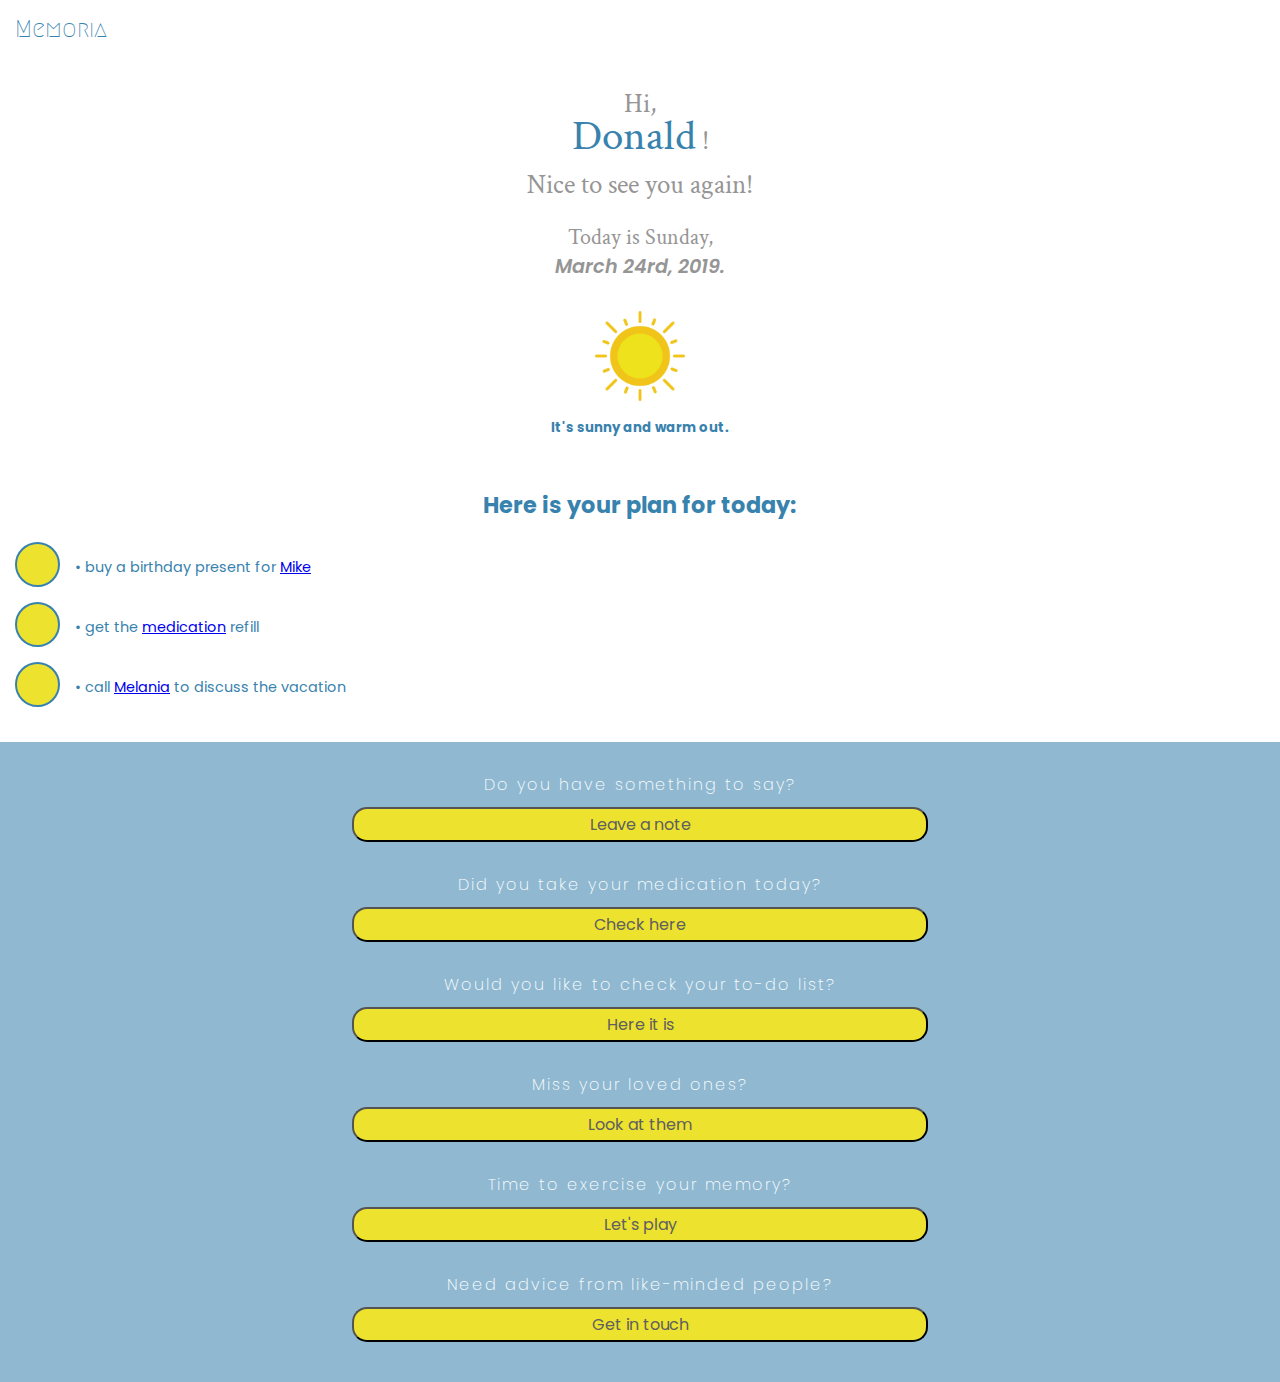
<file: src/index.html>
<!DOCTYPE html>
<html lang="en">
<head>
<link rel="stylesheet" href="../styles.css">
<link rel="stylesheet" href="https://use.fontawesome.com/releases/v5.7.2/css/all.css" integrity="sha384-fnmOCqbTlWIlj8LyTjo7mOUStjsKC4pOpQbqyi7RrhN7udi9RwhKkMHpvLbHG9Sr" crossorigin="anonymous">
<title>CSS Template</title>
<meta charset="utf-8">
<meta name="viewport" content="width=device-width, initial-scale=1">
</head>
<body>

<div class="topnav">
    <a href="javascript:void(0);" class="icon" onclick="myFunction()">
        <i class="fas fa-bars"></i>
    </a>
    <a href="index.html"><p id="logo">Memoria</p></a>
    <div id="links">
      <div class="links-wrapper">
        <div class="link-box"><a href="diary.html"><p>Diary</p><i class="fas fa-book"></i></a></div>
        <div class="link-box"><a href="health.html"><p>Health</p><i class="fas fa-file-medical"></i></a></div>
        <div class="link-box"><a href="agenda.html"><p>Agenda</p><i class="fas fa-calendar-check"></i></a></div>
        <div class="link-box"><a href="friends-family.html"><p>Friends & Family</p><i class="fas fa-user-friends"></i></a></div>
        <div class="link-box"><a href="leisure.html"><p>Games</p><i class="fas fa-dice"></i></a></div>
        <div class="link-box"><a href="community.html"><p>Community</p><i class="fas fa-comments"></i></a></div>
      </div>
    </div>
</div>

<div class="greet-text">
  <h1>Hi,</br><span> Donald</span> !</h1>
  <h2>Nice to see you again!</h2>
  <h3>Today is Sunday, </br> <span>March 24rd, 2019.</span></h3>
  <img src="../assets/images/sun.png">
  <h5> It's sunny and warm out.</h5>
  <p>Here is your plan for today:</p>
  <div class="plan-list">
      <div id="task1"><i class="fas fa-birthday-cake"></i><p>&#8226; buy a birthday present for <a href="friends-family.html">Mike</a></p></div>
      <div id="task2"><i class="fas fa-capsules"></i><p>&#8226; get the <a href="health.html">medication</a> refill</p></div>
      <div id="task3"><i class="fas fa-phone"></i><p>&#8226; call <a href="friends-family.html">Melania</a> to discuss the vacation</p></div>
  </div>
</div>

<div class="questions">
<p>Do you have something to say?</p>
<a href="diary.html"><button>Leave a note</button></a>
<p>Did you take your medication today?</p>
<a href="health.html"><button>Check here</button></a>
<p>Would you like to check your to-do list?</p>
<a href="agenda.html"><button>Here it is</button></a>
<p>Miss your loved ones?</p>
<a href="friends-family.html"><button>Look at them</button></a>
<p>Time to exercise your memory?</p>
<a href="leisure.html"><button>Let's play</button></a>
<p>Need advice from like-minded people?</p>
<a href="community.html"><button>Get in touch</button></a>
</div>

<footer>

</footer>

<script src="../script.js"></script>
</body>
</html>
</file>
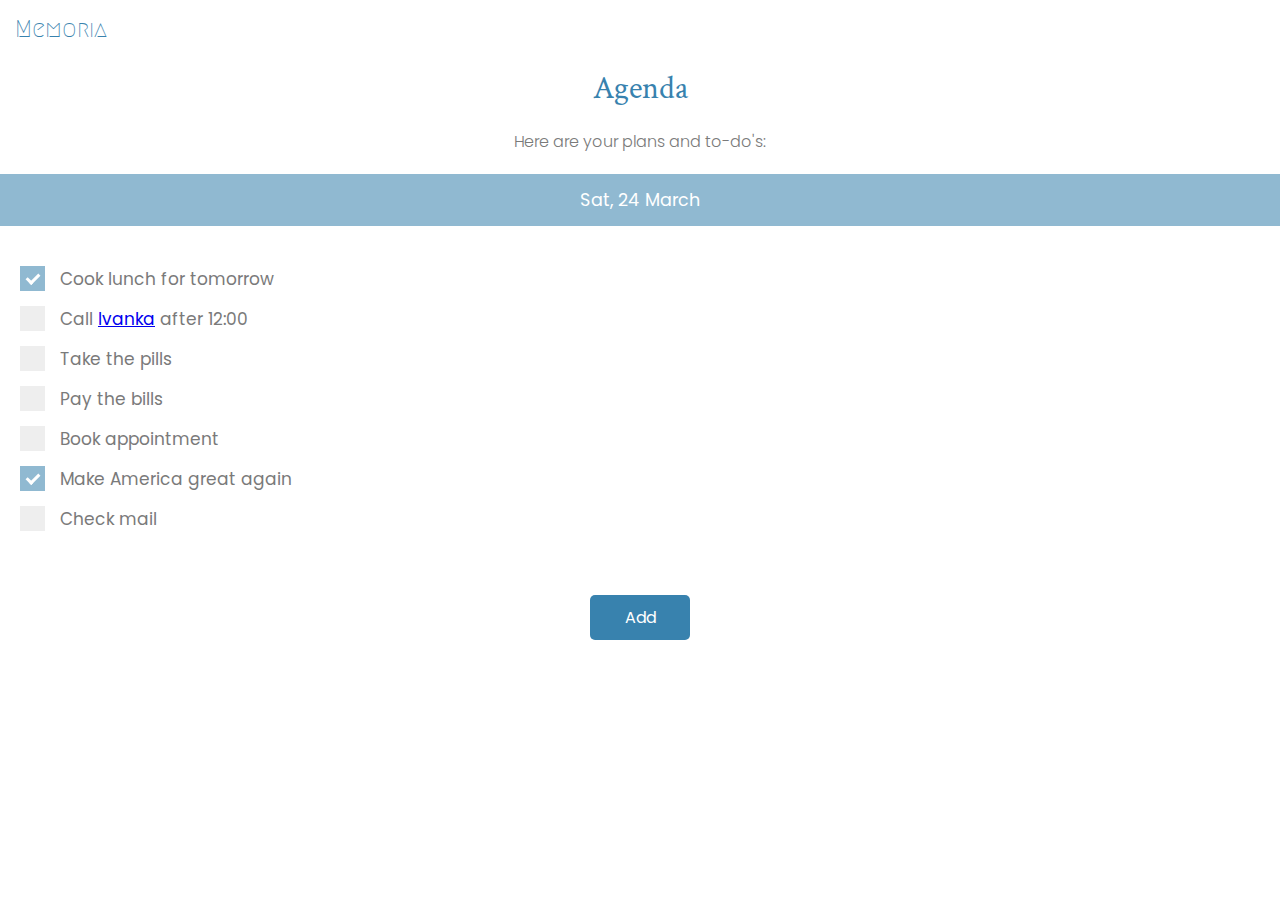
<file: src/agenda.html>
<!DOCTYPE html>
<html lang="en">
  <head>
    <link
      rel="stylesheet"
      href="https://use.fontawesome.com/releases/v5.7.2/css/all.css"
      integrity="sha384-fnmOCqbTlWIlj8LyTjo7mOUStjsKC4pOpQbqyi7RrhN7udi9RwhKkMHpvLbHG9Sr"
      crossorigin="anonymous"
    />
    <link rel="stylesheet" href="../styles.css" />

    <title>Agenda</title>
    <meta charset="utf-8" />
    <meta name="viewport" content="width=device-width, initial-scale=1" />
  </head>
  <body onload="getAppointments()">
        <div class="topnav">
                <a href="javascript:void(0);" class="icon" onclick="myFunction()">
                    <i class="fas fa-bars"></i>
                </a>
                <a href="index.html"><p id="logo">Memoria</p></a>
                <div id="links">
                        <div class="links-wrapper">
                                <div class="link-box"><a href="diary.html"><p>Diary</p><i class="fas fa-book"></i></a></div>
                                <div class="link-box"><a href="health.html"><p>Health</p><i class="fas fa-file-medical"></i></a></div>
                                <div class="link-box"><a href="agenda.html"><p>Agenda</p><i class="fas fa-calendar-check"></i></a></div>
                                <div class="link-box"><a href="friends-family.html"><p>Friends & Family</p><i class="fas fa-user-friends"></i></a></div>
                                <div class="link-box"><a href="leisure.html"><p>Games</p><i class="fas fa-dice"></i></a></div>
                                <div class="link-box"><a href="community.html"><p>Community</p><i class="fas fa-comments"></i></a></div>
                        </div>
                </div>
            </div>

    <div class="agenda-text">
      <h1>Agenda</h1>
      <h4>Here are your plans and to-do's:</h4>
    </div>

    <div class="calendar">
      <p class="alignleft">
        <i style="text-align: left" class="far fa-arrow-alt-circle-left"></i>
      </p>
      <p class="aligncenter">Sat, 24 March</p><i class="fas fa-calendar-alt"></i>
      <p class="alignright"><i class="far fa-arrow-alt-circle-right"></i></p>
    </div>

    <div class="agenda-container">
      <label class="agenda"
        >Cook lunch for tomorrow
        <input type="checkbox" checked="checked" />
        <span class="checkmark"></span>
      </label>
      <label class="agenda"
        >Call <a href="friends-family.html">Ivanka</a> after 12:00
        <input type="checkbox" />
        <span class="checkmark"></span>
      </label>
      <label class="agenda"
        >Take the pills
        <input type="checkbox" />
        <span class="checkmark"></span>
      </label>
      <label class="agenda"
        >Pay the bills
        <input type="checkbox" />
        <span class="checkmark"></span>
      </label>
      <label class="agenda"
        >Book appointment
        <input type="checkbox" />
        <span class="checkmark"></span>
      </label>
      <label class="agenda"
        >Make America great again
        <input type="checkbox" checked="checked"/>
        <span class="checkmark"></span>
      </label>
      <label class="agenda"
        >Check mail
        <input type="checkbox" />
        <span class="checkmark"></span>
      </label>
    </div>
    
    <br>
    <button class="addAgenda">Add</button>

    <script src="../script.js"></script>
  </body>
</html>
</file>
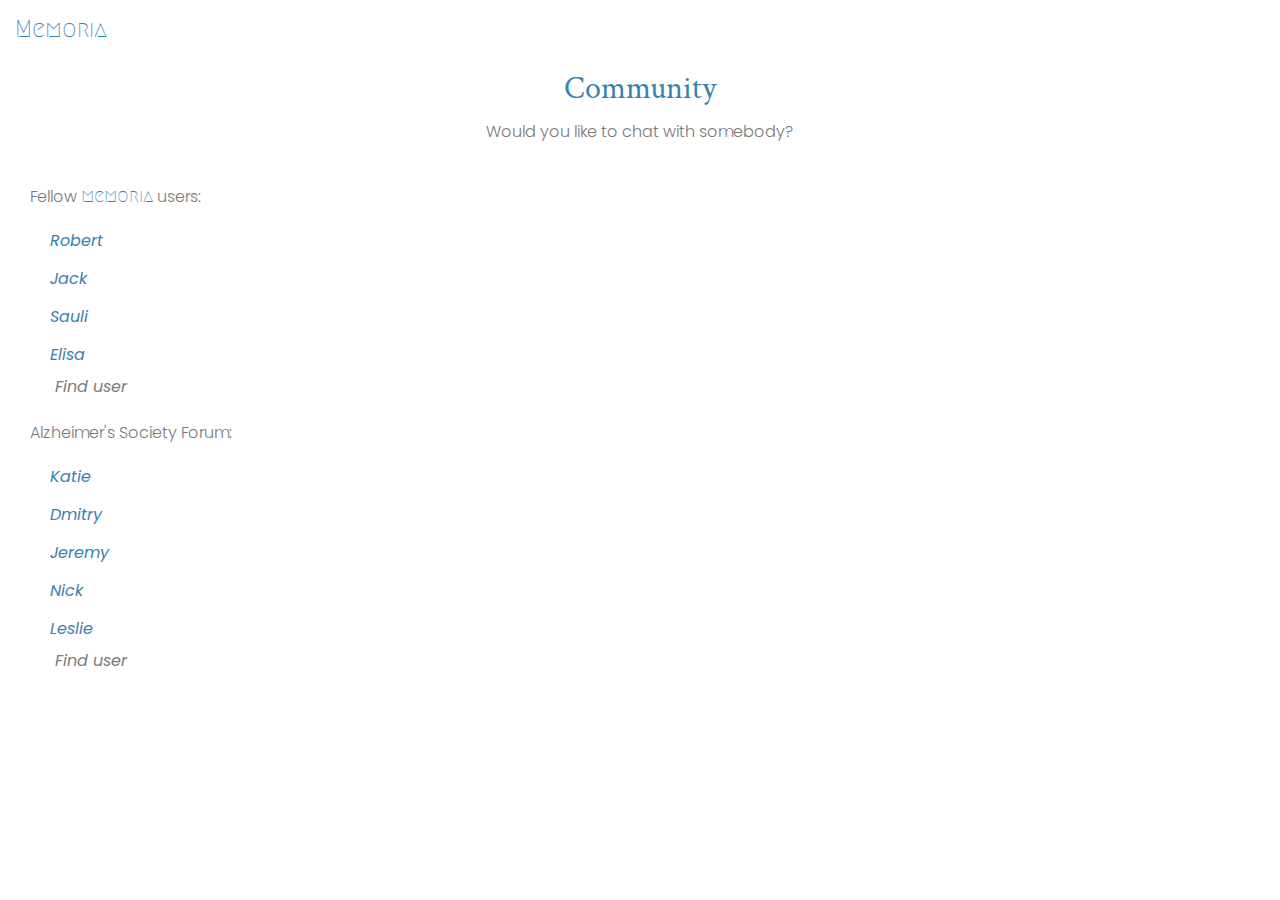
<file: src/community.html>
<!DOCTYPE html>
<html lang="en">
<head>
    <meta charset="UTF-8">
    <meta name="viewport" content="width=device-width, initial-scale=1.0">
    <meta http-equiv="X-UA-Compatible" content="ie=edge">
    <link rel="stylesheet" href="../styles.css">
    <link rel="stylesheet" href="https://use.fontawesome.com/releases/v5.7.2/css/all.css" integrity="sha384-fnmOCqbTlWIlj8LyTjo7mOUStjsKC4pOpQbqyi7RrhN7udi9RwhKkMHpvLbHG9Sr" crossorigin="anonymous">
    <title>Games</title>
</head>
<body>
        <div class="topnav">
                <a href="javascript:void(0);" class="icon" onclick="myFunction()">
                    <i class="fas fa-bars"></i>
                </a>
                <a href="index.html"><p id="logo">Memoria</p></a>
                <div id="links">
                  <div class="links-wrapper">
                    <div class="link-box"><a href="diary.html"><p>Diary</p><i class="fas fa-book"></i></a></div>
                    <div class="link-box"><a href="health.html"><p>Health</p><i class="fas fa-file-medical"></i></a></div>
                    <div class="link-box"><a href="agenda.html"><p>Agenda</p><i class="fas fa-calendar-check"></i></a></div>
                    <div class="link-box"><a href="friends-family.html"><p>Friends & Family</p><i class="fas fa-user-friends"></i></a></div>
                    <div class="link-box"><a href="leisure.html"><p>Games</p><i class="fas fa-dice"></i></a></div>
                    <div class="link-box"><a href="community.html"><p>Community</p><i class="fas fa-comments"></i></a></div>
                  </div>
                </div>
            </div>
            <div class="community-wrapper">
                    <h1>Community</h1>
                    <h4>Would you like to chat with somebody?</h4>
                    <div class="chat-wrapper">
                    <h4>Fellow <span>memoria</span> users:</h4>
                    <div class="chat-list">
                        <i class="fas fa-comment"></i><p>Robert</p></br>
                        <i class="fas fa-comment"></i><p>Jack</p></br>
                        <i class="fas fa-comment"></i><p>Sauli</p></br>
                        <i class="fas fa-comment"></i><p>Elisa</p></br>
                        <span><i class="fas fa-plus"></i><p>Find user</p></span>
                    </div>
                    <h4>Alzheimer's Society Forum:</h4>
                    <div class="chat-list">
                        <i class="fas fa-comment"></i><p>Katie</p></br>
                        <i class="fas fa-comment"></i><p>Dmitry</p></br>
                        <i class="fas fa-comment"></i><p>Jeremy</p></br>
                        <i class="fas fa-comment"></i><p>Nick</p></br>
                        <i class="fas fa-comment"></i><p>Leslie</p></br>
                        <span><i class="fas fa-plus"></i><p>Find user</p></span>
                    </div>
                </div>
            </div>
            <script src="../script.js"></script>
</body>
</html>
</file>
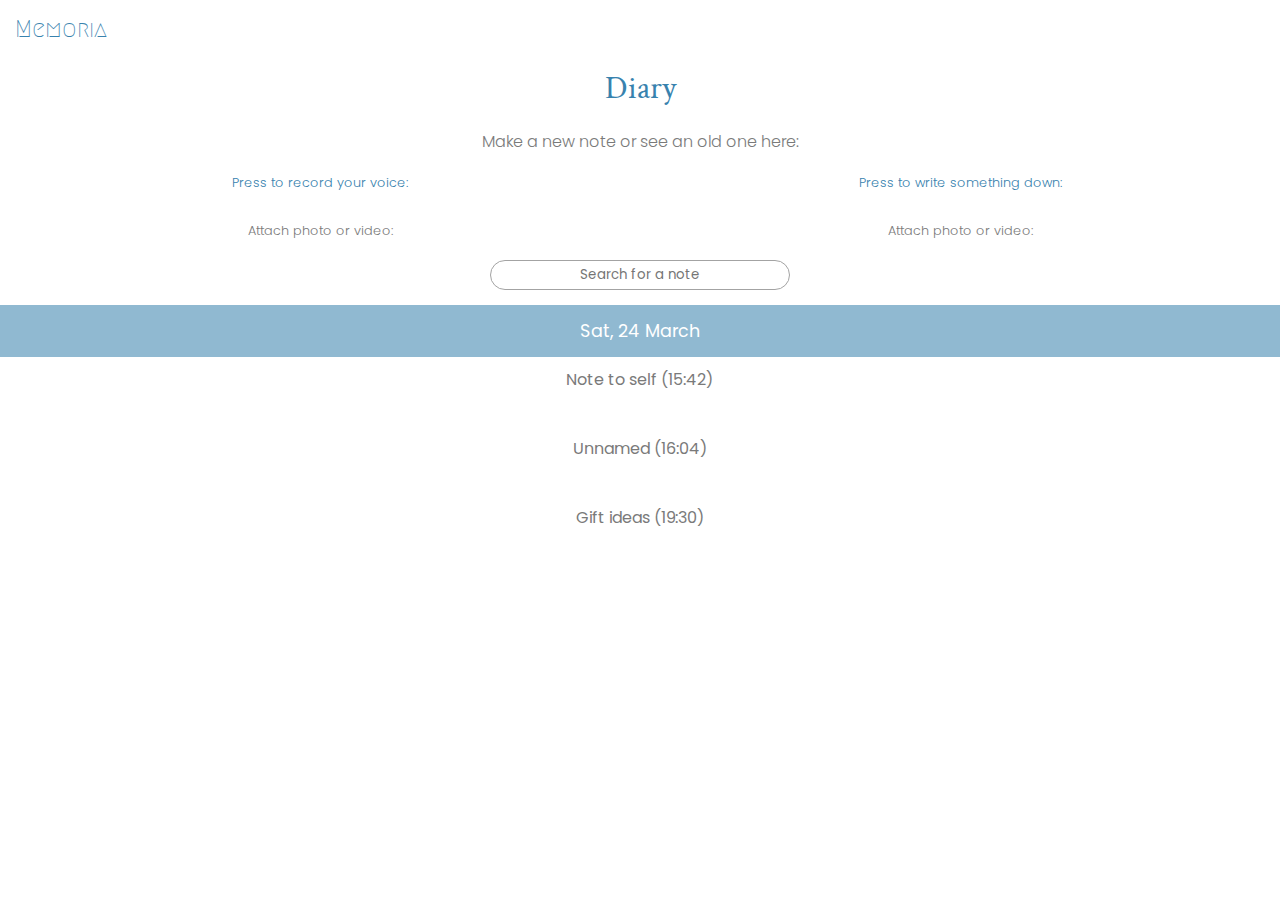
<file: src/diary.html>
<!DOCTYPE html>
<html lang="en">
<head>
<link rel="stylesheet" href="../styles.css">
<link rel="stylesheet" href="https://use.fontawesome.com/releases/v5.7.2/css/all.css" integrity="sha384-fnmOCqbTlWIlj8LyTjo7mOUStjsKC4pOpQbqyi7RrhN7udi9RwhKkMHpvLbHG9Sr" crossorigin="anonymous">
<title>CSS Template</title>
<meta charset="utf-8">
<meta name="viewport" content="width=device-width, initial-scale=1">
</head>
<body>

        <div class="topnav">
                <a href="javascript:void(0);" class="icon" onclick="myFunction()">
                    <i class="fas fa-bars"></i>
                </a>
                <a href="index.html"><p id="logo">Memoria</p></a>
                <div id="links">
                        <div class="links-wrapper">
                                <div class="link-box"><a href="diary.html"><p>Diary</p><i class="fas fa-book"></i></a></div>
                                <div class="link-box"><a href="health.html"><p>Health</p><i class="fas fa-file-medical"></i></a></div>
                                <div class="link-box"><a href="agenda.html"><p>Agenda</p><i class="fas fa-calendar-check"></i></a></div>
                                <div class="link-box"><a href="friends-family.html"><p>Friends & Family</p><i class="fas fa-user-friends"></i></a></div>
                                <div class="link-box"><a href="leisure.html"><p>Games</p><i class="fas fa-dice"></i></a></div>
                                <div class="link-box"><a href="community.html"><p>Community</p><i class="fas fa-comments"></i></a></div>
                        </div>
                </div>
            </div>

            <div class="diary-text">
                    <h1>Diary</h1>
                    <h4>Make a new note or see an old one here:</h4>
            </div>


    <div class="record">
        <div class="record-box">
            <h3>Press to record your voice:</h3>
            <i class="fas fa-microphone-alt"></i>
            <h4>Attach photo or video:</h4>
            <i id="plus-sign" class="fas fa-plus-circle"></i>
        </div>
        <div class="record-box">
            <h3>Press to write something down:</h3>
            <i class="fas fa-file-alt"></i>
            <h4>Attach photo or video:</h4>
            <i id="plus-sign" class="fas fa-plus-circle"></i>   
        </div>
    </div>
    <input class="diary-search" type="text" placeholder="Search for a note">
    <div class="calendar">
        <p class="alignleft">
        <i style="text-align: left" class="far fa-arrow-alt-circle-left"></i></p>
        <p class="aligncenter">Sat, 24 March</p><i class="fas fa-calendar-alt"></i>
        <p class="alignright"><i class="far fa-arrow-alt-circle-right"></i></p>
    </div>
<div class="note-box">
    <p>Note to self (15:42)</p>
    <i class="fas fa-play-circle"></i>
    <i class="fas fa-trash-alt"></i>
</div>
<div class="note-box">
        <p>Unnamed (16:04)</p>
        <i class="fas fa-play-circle"></i>
        <i class="fas fa-trash-alt"></i>
</div>
<div class="note-box">
        <p>Gift ideas (19:30)</p>
        <i class="fas fa-sticky-note"></i>
        <i class="fas fa-trash-alt"></i>
</div>
<div class="playpause">





</div>
</div>
<footer>

</footer>

<script src="../script.js"></script>
</body>
</html>
</file>
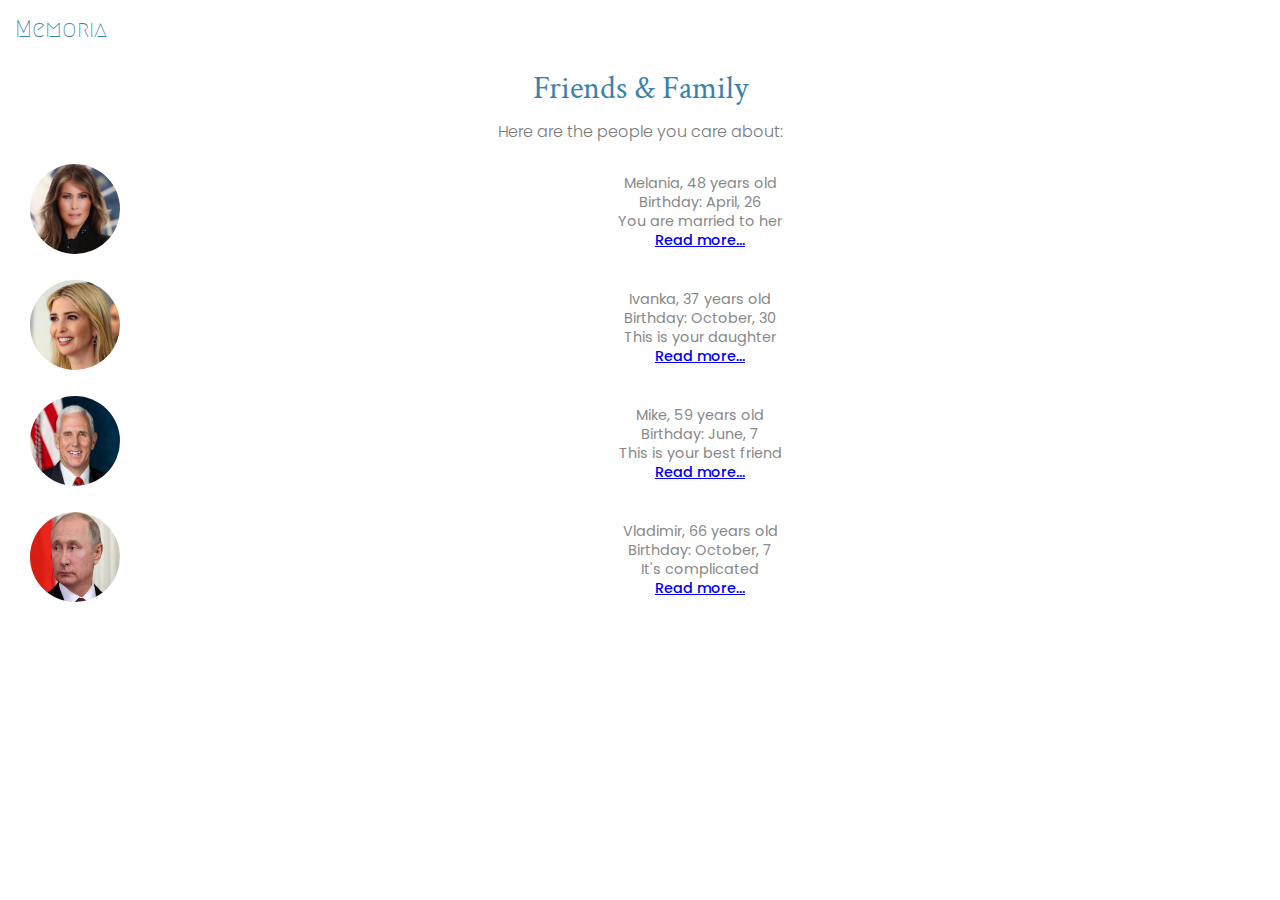
<file: src/friends-family.html>
<!DOCTYPE html>
<html lang="en">
<head>
    <meta charset="UTF-8">
    <meta name="viewport" content="width=device-width, initial-scale=1.0">
    <meta http-equiv="X-UA-Compatible" content="ie=edge">
    <title>Friends</title>
    <link rel="stylesheet" href="../styles.css">
    <link rel="stylesheet" href="https://use.fontawesome.com/releases/v5.7.2/css/all.css" integrity="sha384-fnmOCqbTlWIlj8LyTjo7mOUStjsKC4pOpQbqyi7RrhN7udi9RwhKkMHpvLbHG9Sr" crossorigin="anonymous">
</head>
<body>
    <div class="topnav">
        <a href="javascript:void(0);" class="icon" onclick="myFunction()">
            <i class="fas fa-bars"></i>
        </a>
        <a href="index.html"><p id="logo">Memoria</p></a>
        <div id="links">
                <div class="links-wrapper">
                        <div class="link-box"><a href="diary.html"><p>Diary</p><i class="fas fa-book"></i></a></div>
                        <div class="link-box"><a href="health.html"><p>Health</p><i class="fas fa-file-medical"></i></a></div>
                        <div class="link-box"><a href="agenda.html"><p>Agenda</p><i class="fas fa-calendar-check"></i></a></div>
                        <div class="link-box"><a href="friends-family.html"><p>Friends & Family</p><i class="fas fa-user-friends"></i></a></div>
                        <div class="link-box"><a href="leisure.html"><p>Games</p><i class="fas fa-dice"></i></a></div>
                        <div class="link-box"><a href="community.html"><p>Community</p><i class="fas fa-comments"></i></a></div>
                      </div>
        </div>
    </div>

    <div class="friends-wrapper">
            <h1>Friends & Family</h1>
            <h4>Here are the people you care about:</h4>
            <div class="friend-box">
                <img src="../assets/images/melania.jpg">
                <p>Melania, 48 years old </br>Birthday: April, 26 </br>You are married to her </br><span><a href="#">Read more...</a></span></p>
            </div>
            <div class="friend-box">
                    <img src="../assets/images/ivanka.jpg">
                    <p>Ivanka, 37 years old </br>Birthday: October, 30 </br>This is your daughter</br><span><a href="#">Read more...</a></span></p>
            </div>
            <div class="friend-box">
                    <img src="../assets/images/pence.jpg">
                    <p>Mike, 59 years old </br>Birthday: June, 7 </br>This is your best friend</br><span><a href="#">Read more...</a></span></p>
            </div>
            <div class="friend-box">
                    <img src="../assets/images/putin.jpg">
                    <p>Vladimir, 66 years old </br>Birthday: October, 7 </br>It's complicated</br><span><a href="#">Read more...</a></span></p>
            </div>
    </div>  

    <script src="../script.js"></script>
</body>
</html>
</file>
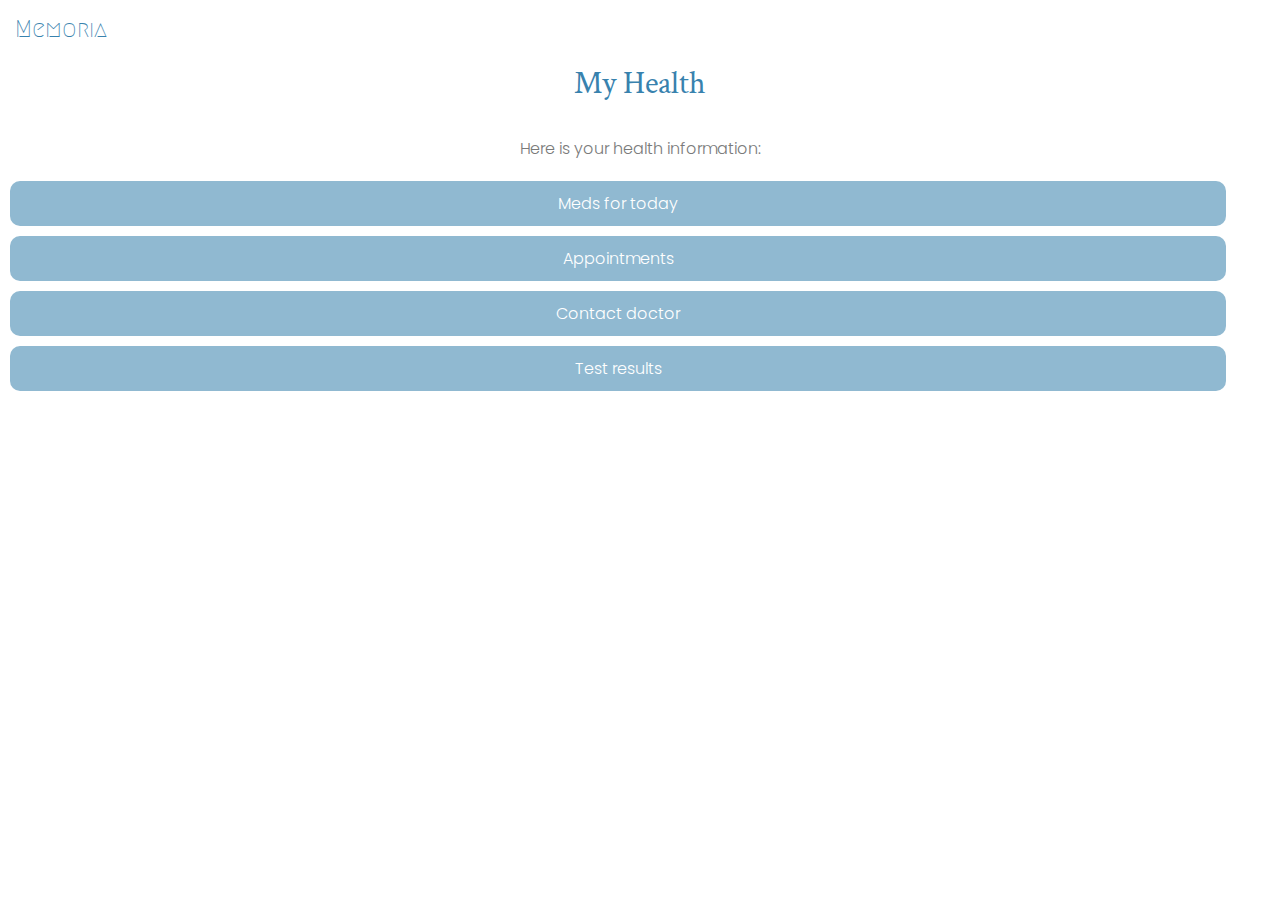
<file: src/health.html>
<!DOCTYPE html>
<html lang="en">
  <head>
    <link
      rel="stylesheet"
      href="https://use.fontawesome.com/releases/v5.7.2/css/all.css"
      integrity="sha384-fnmOCqbTlWIlj8LyTjo7mOUStjsKC4pOpQbqyi7RrhN7udi9RwhKkMHpvLbHG9Sr"
      crossorigin="anonymous"
    />
    <link rel="stylesheet" href="../styles.css" />

    <title>CSS Template</title>
    <meta charset="utf-8" />
    <meta name="viewport" content="width=device-width, initial-scale=1" />
  </head>
  <body onload="getAppointments()">
    <div class="topnav">
      <a href="javascript:void(0);" class="icon" onclick="myFunction()">
        <i class="fas fa-bars"></i>
      </a>

      <a href="index.html"><p id="logo">Memoria</p></a>
      <div id="links">
            <div class="links-wrapper">
                    <div class="link-box"><a href="diary.html"><p>Diary</p><i class="fas fa-book"></i></a></div>
                    <div class="link-box"><a href="health.html"><p>Health</p><i class="fas fa-file-medical"></i></a></div>
                    <div class="link-box"><a href="agenda.html"><p>Agenda</p><i class="fas fa-calendar-check"></i></a></div>
                    <div class="link-box"><a href="friends-family.html"><p>Friends & Family</p><i class="fas fa-user-friends"></i></a></div>
                    <div class="link-box"><a href="leisure.html"><p>Games</p><i class="fas fa-dice"></i></a></div>
                    <div class="link-box"><a href="community.html"><p>Community</p><i class="fas fa-comments"></i></a></div>
                  </div>
        </div>
      </div>
    </div>

    <div class="health-text">
      <h1><span>My Health</span></h1>
      <h4>Here is your health information:</h4>
    </div>
    
    <div class="health-text">
      <p class="selectable" onclick="toggleMedsList()">
        Meds for today <i class="fas fa-angle-down"></i>
      </p>
    </div>

    <ul class="medsList" id="medsList" style="display: none">
      <li class="medsItem checked">
        <div>
          <div class="medsItemText" style="text-decoration: line-through">
            <b>09:00 Vitamin D</b><br />1 capsule
          </div>
          <img
            class="pillImage"
            src="../assets/images/pills/pill1.png"
            alt="pill1"
            style="opacity: .2"
            ;
          />
        </div>
      </li>
      <li class="medsItem checked">
        <div>
          <div class="medsItemText" style="text-decoration: line-through">
            <b>11:00 Ibuprofene</b><br />1 capsule
          </div>
          <img
            class="pillImage"
            src="../assets/images/pills/pill2.png"
            alt="pill2"
            style="opacity: .2"
            ;
          />
        </div>
      </li>
      <li class="medsItem">
        <div>
          <div class="medsItemText"><b>15:00 Valcyte</b><br />2 capsules</div>
          <img
            class="pillImage"
            src="../assets/images/pills/pill3.png"
            alt="pill2"
          />
        </div>
      </li>
      <li class="medsItem">
        <div>
          <div class="medsItemText"><b>18:00 Ibuprofene</b><br />1 capsule</div>
          <img
            class="pillImage"
            src="../assets/images/pills/pill2.png"
            alt="pill2"
          />
        </div>
      </li>
      <li class="medsItem">
        <div>
          <div class="medsItemText"><b>20:30 Vitamin D</b><br />1 capsule</div>
          <img
            class="pillImage"
            src="../assets/images/pills/pill1.png"
            alt="pill1"
          />
        </div>
      </li>
    </ul>

    <div class="health-text" style="margin-top:10px">
      <p class="selectable" onclick="toggleAppsList()">
        Appointments <i class="fas fa-angle-down"></i>
      </p>
    </div>
    <div id="appointments" class="appoinmentsList" style="display: none"></div>

    <div class="health-text" style="margin-top:10px">
      <p class="selectable" onclick="toggleContact()">
        Contact doctor <i class="fas fa-angle-down"></i>
      </p>
    </div>
    <div class="contactDoctor" id="contactDoctor" style="display: none">
      <div class="contactDoctor-box"><p class="contactIcon"><i class="fas fa-phone"></i>Call</p></div>
      <div class="contactDoctor-box"><p class="contactIcon"><i class="fas fa-envelope-open-text"></i>Email</p></div>
    </div>

    <div class="health-text" style="margin-top:10px">
      <p class="selectable">Test results <i class="fas fa-angle-down"></i></p>
    </div>

    <script src="../script.js"></script>
  </body>
</html>
</file>
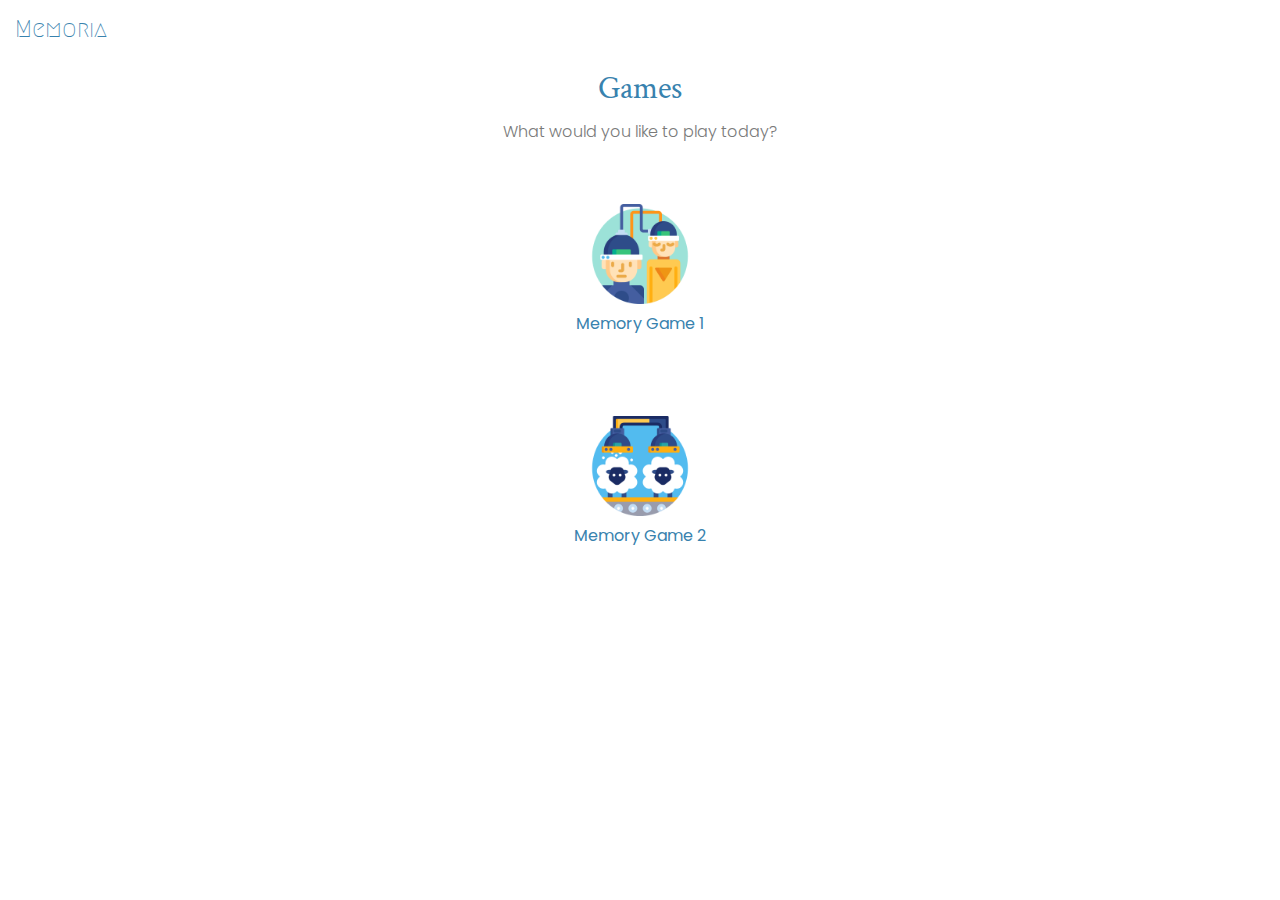
<file: src/leisure.html>
<!DOCTYPE html>
<html lang="en">
<head>
    <meta charset="UTF-8">
    <meta name="viewport" content="width=device-width, initial-scale=1.0">
    <meta http-equiv="X-UA-Compatible" content="ie=edge">
    <link rel="stylesheet" href="../styles.css">
    <link rel="stylesheet" href="https://use.fontawesome.com/releases/v5.7.2/css/all.css" integrity="sha384-fnmOCqbTlWIlj8LyTjo7mOUStjsKC4pOpQbqyi7RrhN7udi9RwhKkMHpvLbHG9Sr" crossorigin="anonymous">
    <title>Leisure</title>
</head>
<body>
        <div class="topnav">
                <a href="javascript:void(0);" class="icon" onclick="myFunction()">
                    <i class="fas fa-bars"></i>
                </a>
                <a href="index.html"><p id="logo">Memoria</p></a>
                <div id="links">
                        <div class="links-wrapper">
                                <div class="link-box"><a href="diary.html"><p>Diary</p><i class="fas fa-book"></i></a></div>
                                <div class="link-box"><a href="health.html"><p>Health</p><i class="fas fa-file-medical"></i></a></div>
                                <div class="link-box"><a href="agenda.html"><p>Agenda</p><i class="fas fa-calendar-check"></i></a></div>
                                <div class="link-box"><a href="friends-family.html"><p>Friends & Family</p><i class="fas fa-user-friends"></i></a></div>
                                <div class="link-box"><a href="leisure.html"><p>Games</p><i class="fas fa-dice"></i></a></div>
                                <div class="link-box"><a href="community.html"><p>Community</p><i class="fas fa-comments"></i></a></div>
                              </div>
                </div>
            </div>

            <div class="leisure-wrapper">
                    <h1>Games</h1>
                    <h4>What would you like to play today?</h4>
                    <img src="../assets/images/memory-transfer.png">
                    <p>Memory Game 1</p>
                    <img src="../assets/images/sheep.png">
                    <p>Memory Game 2</p>
            </div>
            <script src="../script.js"></script>
</body>
</html>
</file>
<file: styles.css>
@import url('https://fonts.googleapis.com/css?family=Crimson+Text:300,400,400i,600,600i,700,700i|Megrim|Poppins:400,400i,500,500i,600,600i,700,700i');

* {
    margin: 0;
    padding: 0;
    box-sizing: border-box;
    font-family: 'Poppins', sans-serif;
}

body {
    background-color: white;
    text-align: center;
  }

  /* ------------------ Main Page styles ------------------- */
  .topnav {
    overflow: hidden;
    /* background-color: slategray; */
    position: relative;
  }

  .topnav a {
    color: white;
    text-decoration: none;
    font-size: 17px;
    display: block;
  }

  .topnav #links {
    display: none;
  }

  .topnav a.icon {
    display: block;
    position: absolute;
    right: 0;
    top: 0;
    padding: 5px 20px;
  }

  .topnav > a > i {
    font-size: 30px;
    color: #7a7a7a;
    margin-top: 10px;
  }

  #links {
    background-color: #3882AE;
    position: relative;
    top: 55px;
  }

  .links-wrapper {
    display: flex;
    flex-wrap: wrap;
    justify-content: space-around;
    width: 100%;
    position: relative;
    top: -45px;
  }

  .link-box {
    display: inline-block;
    width: 45vw;
    height: 15vh;
  }

  .links-wrapper i {
    font-size: 2rem;
    padding: 7px;
  }

  #logo {
    color: #3882AE;
    font-family: 'Megrim', cursive;
    font-size: 1.5rem;
    padding: 15px;
    float: left;
  }

  .greet-text {
    margin-top: 30px;
    color: #3882AE;
  }

  .greet-text > h1 {
    color: #969595;
    margin-bottom: 10px;
    font-family: 'Crimson Text', serif;
    line-height: 32px;
    font-weight: 200;
    font-size: 1.7rem;
  }

  .greet-text > h1 > span {
    color: #3882AE;
    font-size: 2.7rem;
    font-family: 'Crimson Text', serif;
  }

  .greet-text > h2 {
    margin-bottom: 10px;
    color: #969595;
    font-family: 'Crimson Text', serif;
    font-weight: 300;
    font-size: 1.7rem;
  }

  .greet-text > h3 {
    margin-bottom: 10px;
    padding: 10px;
    color: #969595;
    font-family: 'Crimson Text', serif;
    font-weight: 300;
    font-size: 1.4rem;
  }

  .greet-text > h3 > span {
    font-style: italic;
    font-weight: 600;
    font-size: 1.2rem;
  }

  .greet-text > i {
    font-size: 3rem;
    margin-bottom: 15px;
  }

  .greet-text > p {
    margin: 50px auto 20px auto;
    color: #3882AE;
    font-size: 1.4rem;
    font-weight: 700;
    font-family: 'Poppins', sans-serif;
  }

  .plan-list > div > p {
    line-height: 50px;
    font-family: 'Poppins', sans-serif; 
    margin: 10px 0 10px 0;
    font-size: 0.9rem;
  }

  .plan-list > div > p > a:visited {
    color: #3882AE;
  }

  .plan-list {
    text-align: left;
    list-style-position: inside;
    line-height: 50px;
}

  .plan-list i {
    font-size: 25px;
    float: left;
    background-color: #EDE22D;
    border-radius: 50%;
    border: 2px #3882AE solid;
    width: 45px;
    height: 45px;
    text-align: center;
    line-height: 43px;
    margin: 0 15px;
  }

  .plan-list > div > img {
  height: 30px;
  float: left;
  margin-left: 20px;
  margin-right: 15px;
  line-height: 0px;
  color: blue;
}

  .greet-text > img {
    height: 90px;
    margin: 10px;
  }

  .greet-text > h5 {
    margin-top: 0px;
    margin-bottom: 40px;
  }

  .questions {
    background-color: #90b9d1;
    margin-top: 30px;
    padding: 20px;
  }

  .questions button {
    background-color: #EDE22D;
    border-radius: 15px;
    width: 45vw;
    height: 35px;
    margin-bottom: 20px;
    font-size: 1rem;
    color: #5f5f5f;
  }

  .questions button:focus {
    outline: none;
  }

  .questions > p {
    color: white;
    font-weight: 200;
    letter-spacing: 2px;
    font-size: 1rem;
    padding: 10px;
  }


/* ---------- Friends & Family section styles -------------- */

  .friends-wrapper h1 {
    font-family: 'Crimson Text', serif;
    color: #3882AE;
    font-weight: 300;
    margin-top: 10px;
  }

  .friends-wrapper h4 {
    margin: 10px;
    font-weight: 300;
    color: #7a7a7a;
    margin-bottom: 20px;
  }

  .friend-box {
    margin: 20px auto;
  }

  .friend-box img {
    border-radius: 50%;
    width: 90px;
    height: 90px;
    float: left;
    margin-left: 30px;
  }

  .friend-box p {
    display: inline-block;
    font-size: 0.9rem;
    line-height: 19px;
    color: rgb(136, 136, 136);
    padding: 10px;
  }

  .friend-box p > span{
    color: #3882AE;
    font-weight: 500;
  }

  .friend-box a:hover {
    cursor: pointer;
  }

  .friend-box a:visited {
    color: #3882AE;
  }

  /* ---------------- Leisure section styles ----------------- */

  .leisure-wrapper h1 {
    font-family: 'Crimson Text', serif;
    color: #3882AE;
    font-weight: 300;
    margin-top: 10px;
  }

  .leisure-wrapper h4 {
    margin: 10px;
    font-weight: 300;
    color: #7a7a7a;
  }

  .leisure-wrapper p {
    color: #3882AE;
    margin-bottom: 30px;
  }

  .leisure-wrapper img {
    width: 100px;
    margin-top: 50px;
  }

  /* ------------------- Community -------------------- */

  .community-wrapper h1 {
    font-family: 'Crimson Text', serif;
    color: #3882AE;
    font-weight: 300;
    margin-top: 10px;
  }

  .community-wrapper h4 {
    margin: 10px;
    font-weight: 300;
    color: #7a7a7a;
  }

  .chat-wrapper {
    text-align: left;
    margin-left: 20px;
    margin-top: 40px;
  }

  .chat-wrapper p {
    display: inline;
    font-style: italic;
    color: #3882AE;
  }

  .chat-wrapper span {
    font-family: 'Megrim', cursive;
    font-size: 1.2rem;
    color: #3882AE;
  }

  .chat-list {
    margin: 10px;
    margin-bottom: 20px;
  }

  .chat-list i {
    color: #3882AE;
    margin: 7px 10px;;
    font-size: 25px;
  }

  .chat-list > span > i {
    color: #7a7a7a;
    font-size: 1.2rem;
    margin-right: 15px;
    margin-left: 10px;
  }


  .chat-list > span > p {
    color: #7a7a7a;
    font-size: 1rem;
  }

/* -----------------  Health ----------------- */

.health-text span {
  font-family: 'Crimson Text', serif;
    color: #3882AE;
    font-weight: 300;
    margin-top: 10px;
}

.health-text h1 {
  margin-bottom: 30px;
}

.health-text h4 {
  margin: 10px;
  font-weight: 300;
  color: #7a7a7a;
  margin-bottom: 20px;
}

.selectable {
  /* background-color: #EDE22D; */
  background-color: #90b9d1;
  border-radius: 10px;
  padding: 10px;
  margin: 10px 10px 0px 10px !important;
  width: 95%;
}

.health-text p {
  font-weight: 300;
  color: white;
}

.medsList {
  display: none;
  list-style: none;
  margin: 10px 0px;
}

.medsList .medsItem.checked {
  color: lightslategray;
  text-decoration: line-through;
  background-color: lightgray;
}

.medsItem {
  margin: auto;
  width: 95%;
  height: 100px;
  text-align: left;
  margin-top: 10px;
  padding: 10px;
  border-radius: 5px;
  border: 1px solid;
  border-color: rgb(139, 133, 133);
  font-family: 'Poppins', sans-serif;
}

.medsItemText {
  display: inline-block;
  margin-top: 5%;
  font-family: 'Poppins', sans-serif;
  font-size: 0.9rem;
  color: #7a7a7a;
}

.pillImage {
  float: right;
  height: 50px;
  width: 50px;
  margin-top: 15px;
  margin-right: 5px;
}

.appoinmentsList {
  margin: 10px 10px;
  display: none;
  text-align: left;
}

.appListItem {
  border-radius: 5px;
  border: 1px solid;
  border-color: rgb(139, 133, 133);
  padding: 10px;
  margin-bottom: 5px;
}

.contactDoctor {
  padding: 10px;
  width: 95%;
  margin: auto;
  border-radius: 5px;
  justify-content: space-around;
}

.contactDoctor p {
  font-size: 1rem;
  color: #7a7a7a;
  font-family: 'Poppins', sans-serif;
}

.contactDoctor-box {
  width: 20vw;
}

.contactIcon i {
  font-size: 36px;
  color: #3882ae;
  width: 60px;
  height: 60px;
  display: inline-block;
  margin-top: 20px;
}

/* ---------------- Agenda ------------------ */

.agenda-text h1 {
  font-family: 'Crimson Text', serif;
  color: #3882AE;
  font-weight: 300;
  margin-top: 10px;
  margin-bottom: 20px;
}

.agenda-text h4 {
  margin: 10px;
  font-weight: 300;
  color: #7a7a7a;
  margin-bottom: 20px;
}

.addAgenda{
  background-color: #3882AE;
  border: none;
  color: white;
  text-align: center;
  text-decoration: none;
  font-size: 16px;
  margin: 4px 2px;
  cursor: pointer;
  padding: 10px;
  width: 100px;
  border-radius: 5px;
}

.addAgenda:focus {
  outline: none;
}

.calendar {
  background-color: #90b9d1;
  padding: 10px;
  display: inline-flex;
  width: 100%;
  font-size: 20px;
  color: white;
}

.alignleft {
  float: left;
  width: 20%;
  text-align: left;
}
.aligncenter {
  float: left;
  width: 60%;
  text-align: center;
  font-size: 1.1rem;
  line-height: 2rem;
}
.alignright {
  float: left;
  width: 20%;
  text-align: right;
}

.agenda-container {
  margin: 20px;
  padding-top: 20px;
  height: 300px;
}

.agenda {
  color: #7a7a7a;
  display: block;
  position: relative;
  padding-left: 40px;
  margin-bottom: 14px;
  text-align: left;
  font-size: 17px;
  -webkit-user-select: none;
  -moz-user-select: none;
  -ms-user-select: none;
  user-select: none;
}

.agenda input {
  position: absolute;
  opacity: 0;
  cursor: pointer;
  height: 0;
  width: 0;
}

.agenda a:visited {
  color: #7a7a7a;
}

.checkmark {
  position: absolute;
  top: 0;
  left: 0;
  height: 25px;
  width: 25px;
  background-color: #eee;
}

.agenda input:checked ~ .checkmark {
  background-color: #90b9d1;
}

.checkmark:after {
  content: "";
  position: absolute;
  display: none;
}

.agenda input:checked ~ .checkmark:after {
  display: block;
}

.agenda .checkmark:after {
  left: 9px;
  top: 5px;
  width: 5px;
  height: 10px;
  border: solid white;
  border-width: 0 3px 3px 0;
  -webkit-transform: rotate(45deg);
  -ms-transform: rotate(45deg);
  transform: rotate(45deg);
}


/* ---------------- Diary ----------------- */

.diary-text h1 {
  font-family: 'Crimson Text', serif;
  color: #3882AE;
  font-weight: 300;
  margin-top: 10px;
  margin-bottom: 20px;
}

.diary-text h4 {
  margin: 15px;
  font-weight: 300;
  color: #7a7a7a;
  margin-bottom: 10px;
}

.diarynav > a {
  text-decoration: none;
  display: inline-block;
  padding: 6px 16px;
  
}

.diarynav > a:hover {
  background-color: #ddd;
  color: black;
}

.previous {
  background-color: #f1f1f1;
  color: black;
  margin-right: 200px;
}

.next {
  background-color: white;
  color: black;
  margin-left: 20px;
}

.round {
  border-radius: 50%;
}


.diarynav {
  background-color: darkblue;
  color: white;
  padding: 8px;
}

#curdata {
  font-size: 20px;
}

.record {
  display: flex;
  margin-bottom: 20px;
}

.record > h3 {
  margin-top: 23px;
}

.recordingImage {
  width: 120px;
  height: 120px;
  margin-top: 15px;
}

.record-box {
  width: 50vw;
}

.record-box h3 {
  color: #3882ae;
  font-size: 0.8rem;
  padding: 10px 20px 10px 20px;
  font-weight: 300;
}

.record-box i {
  font-size: 50px;
  background-color: #d4d3d3;
  border-radius: 50%;
  width: 100px;
  height: 100px;
  line-height: 95px;
  color: #3882ae;
}

.record-box h4 {
  font-size: 0.8rem;
  margin: 20px 30px 0 30px;
  font-weight: 300;
  color: #7a7a7a;
}

#plus-sign {
  font-size: 20px;
  background-color: white;
  border: none;
  width: 20px;
  height: 20px;
  color: #464545;
  margin-bottom: 20px;
  line-height: 40px;
}

.record-list {
  color: #464545;
  margin-bottom: 15px;
}

.playpause {
  display: inline;
}

.trackImage {
  width: 200px;
  height: 30px;
  margin-left: 10px;
}

.note-box i {
  font-size: 27px;
  line-height: 25px;
  display: inline;
  color: #464545;
  padding: 8px;
  margin-top: 5px;
}

.note-box p {
  color: #7a7a7a;
  margin: 5px;
}
.note-box {
  margin: 10px;
}

.calendar i {
  color: white;
  font-size: 1.7rem;
}

.diary-search {
  width: 300px;
  height: 30px;
  border: 1px rgb(163, 163, 163) solid;
  text-align: center;
  border-radius: 15px;
  margin-bottom: 15px;
}

.diary-search:focus {
  outline: none;
}
</file>
